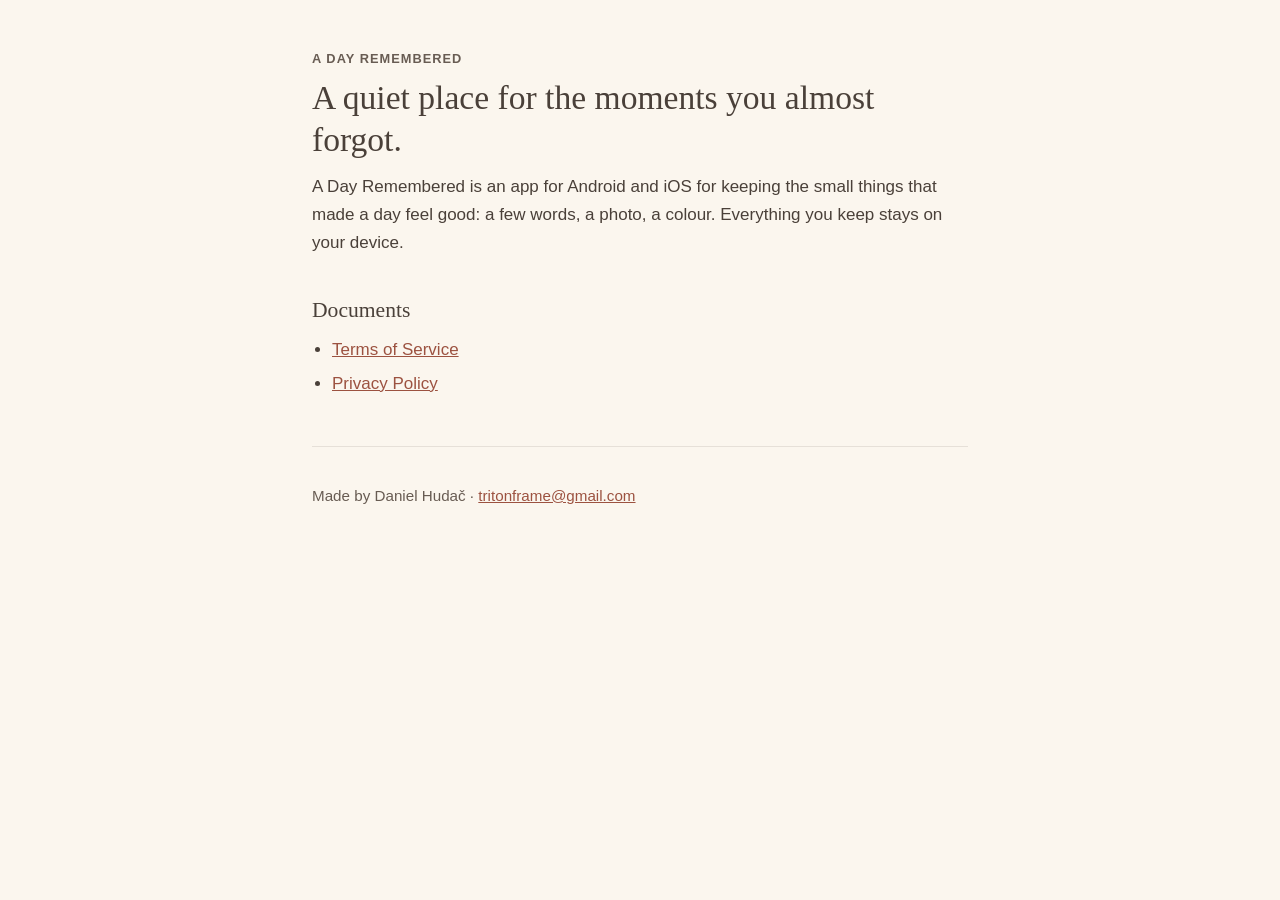
<file: index.html>
<!doctype html>
<html lang="en">
<head>
  <meta charset="utf-8">
  <meta name="viewport" content="width=device-width, initial-scale=1">
  <title>A Day Remembered</title>
  <meta name="description" content="A Day Remembered: a quiet place for the moments you almost forgot. Terms of Service and Privacy Policy.">
  <link rel="stylesheet" href="style.css">
</head>
<body>
<main>
  <p class="app">A Day Remembered</p>
  <h1>A quiet place for the moments you almost forgot.</h1>
  <p>A Day Remembered is an app for Android and iOS for keeping the small things that made a day feel good: a few words, a photo, a colour. Everything you keep stays on your device.</p>

  <h2>Documents</h2>
  <ul>
    <li><a href="terms.html">Terms of Service</a></li>
    <li><a href="privacy.html">Privacy Policy</a></li>
  </ul>

  <footer>
    <p>Made by Daniel Hudač · <a href="mailto:tritonframe@gmail.com">tritonframe@gmail.com</a></p>
  </footer>
</main>
</body>
</html>
</file>
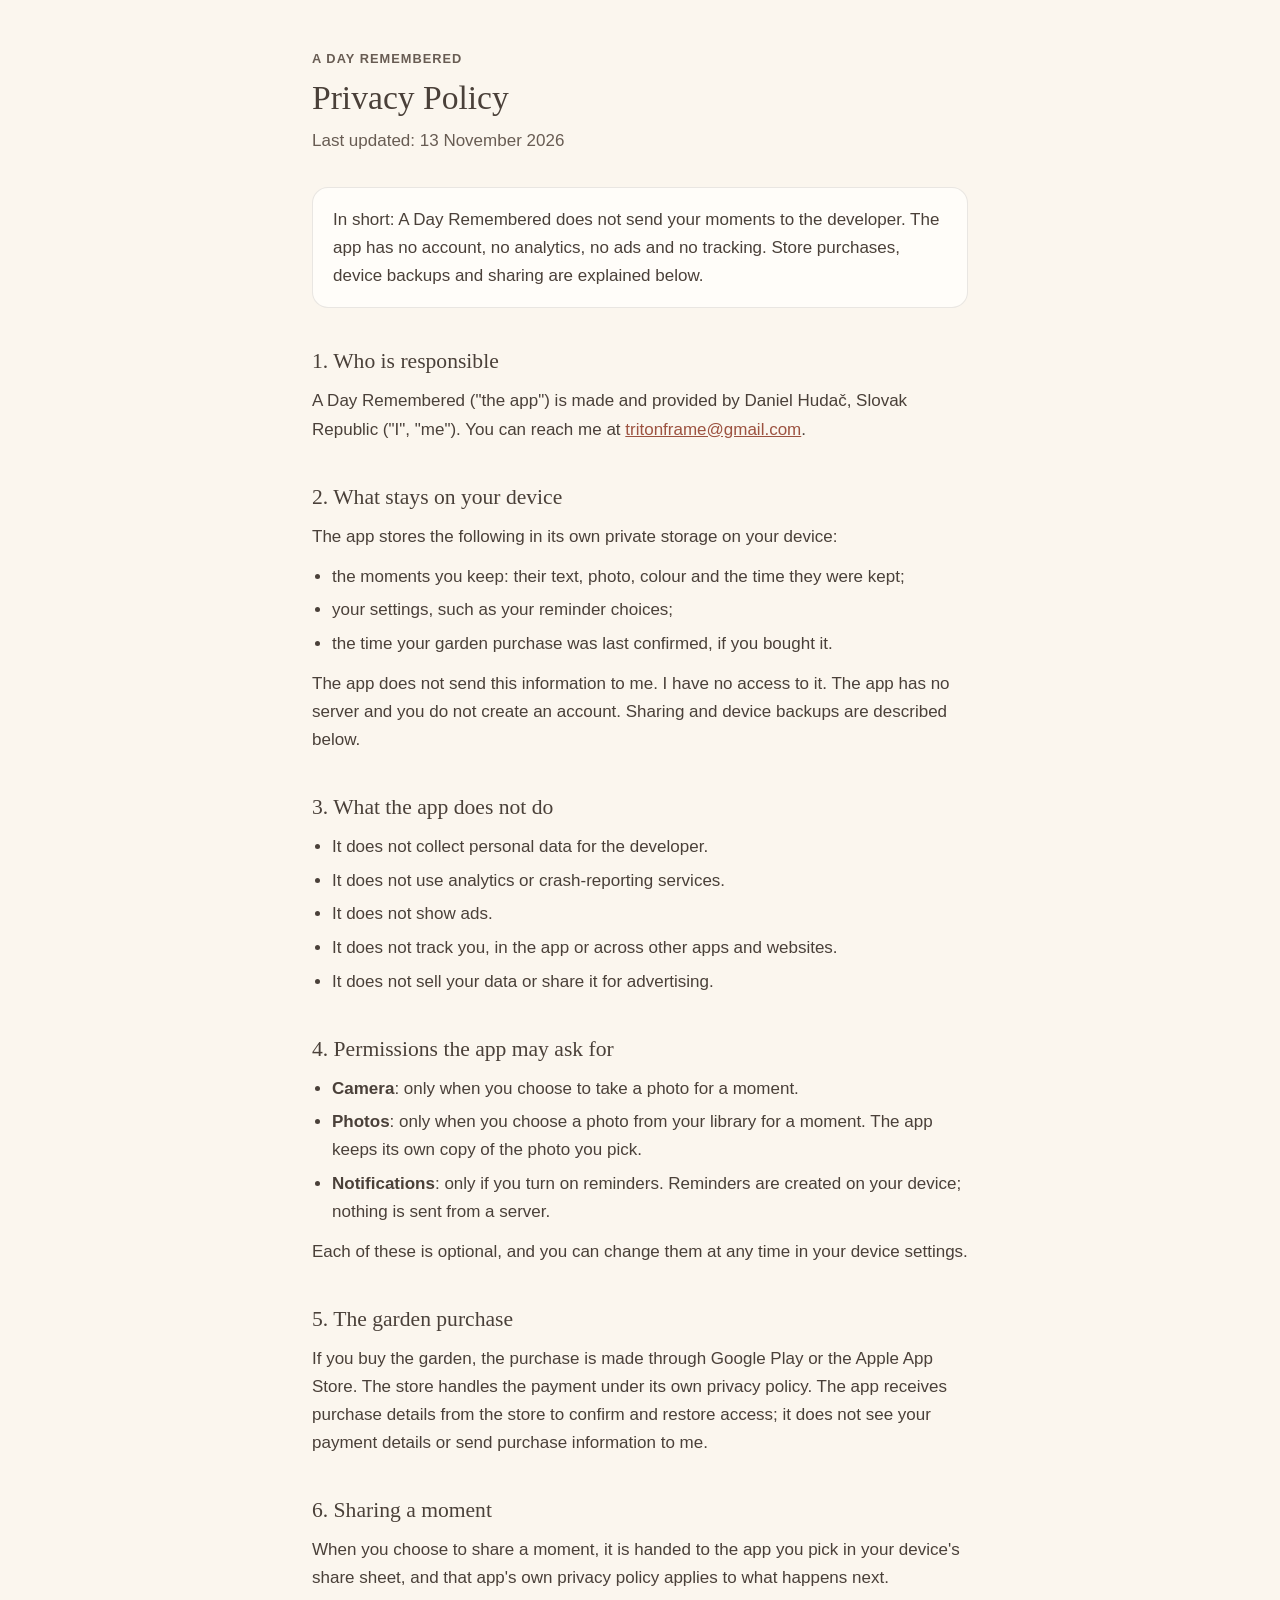
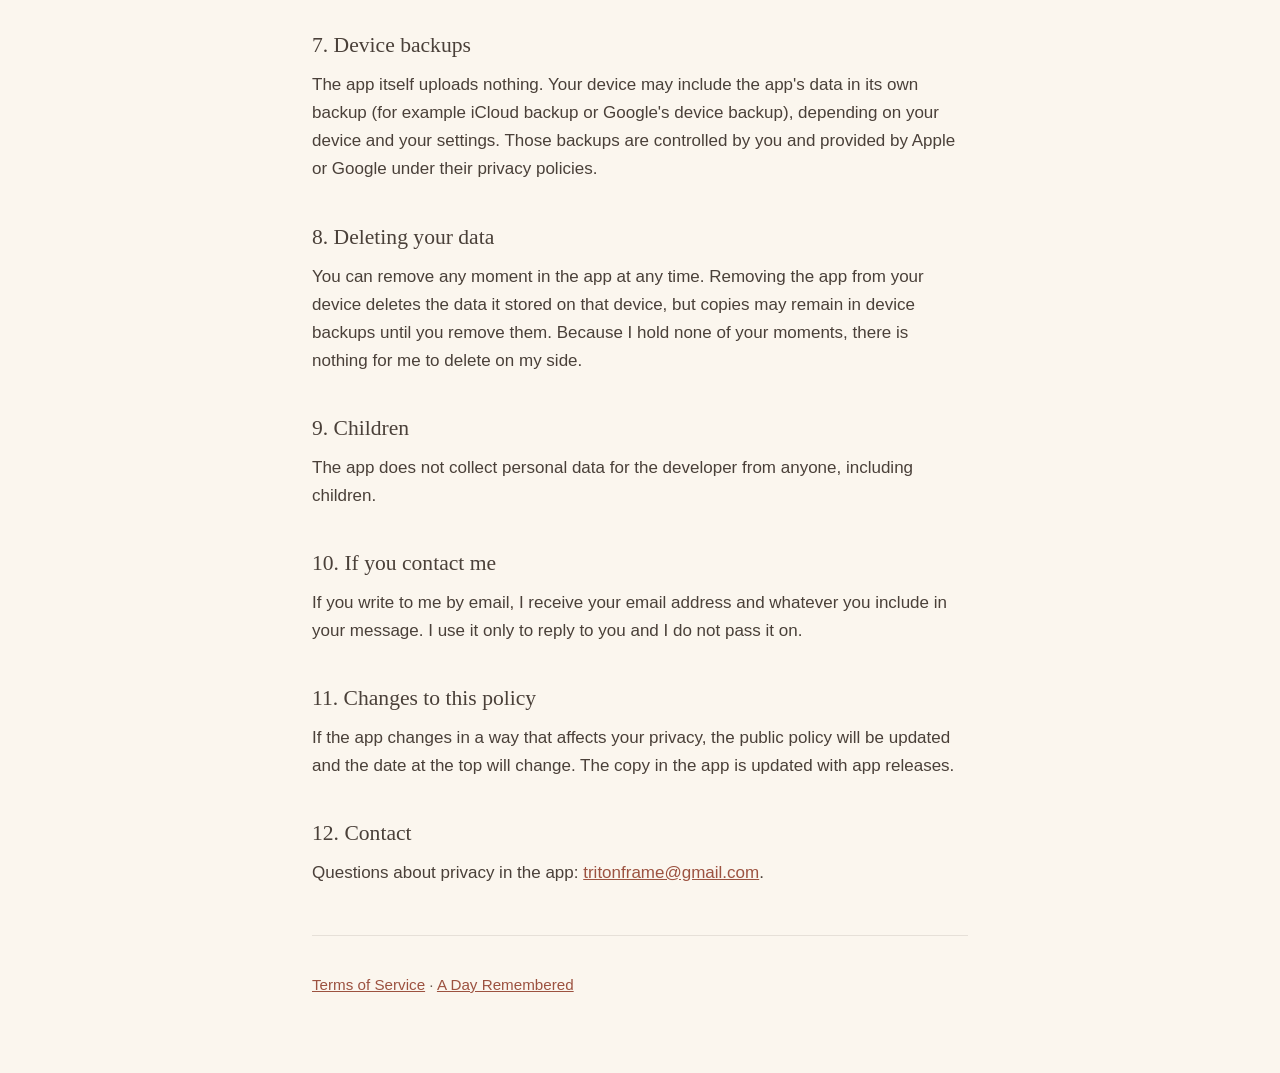
<file: privacy.html>
<!doctype html>
<html lang="en">
<head>
  <meta charset="utf-8">
  <meta name="viewport" content="width=device-width, initial-scale=1">
  <title>Privacy Policy – A Day Remembered</title>
  <meta name="description" content="Privacy Policy for the A Day Remembered app for Android and iOS.">
  <link rel="stylesheet" href="style.css">
</head>
<body>
<main>
  <p class="app">A Day Remembered</p>
  <h1>Privacy Policy</h1>
  <p class="updated">Last updated: 13 November 2026</p>

  <div class="summary">
    <p>In short: A Day Remembered does not send your moments to the developer. The app has no account, no analytics, no ads and no tracking. Store purchases, device backups and sharing are explained below.</p>
  </div>

  <h2>1. Who is responsible</h2>
  <p>A Day Remembered ("the app") is made and provided by Daniel Hudač, Slovak Republic ("I", "me"). You can reach me at <a href="mailto:tritonframe@gmail.com">tritonframe@gmail.com</a>.</p>

  <h2>2. What stays on your device</h2>
  <p>The app stores the following in its own private storage on your device:</p>
  <ul>
    <li>the moments you keep: their text, photo, colour and the time they were kept;</li>
    <li>your settings, such as your reminder choices;</li>
    <li>the time your garden purchase was last confirmed, if you bought it.</li>
  </ul>
  <p>The app does not send this information to me. I have no access to it. The app has no server and you do not create an account. Sharing and device backups are described below.</p>

  <h2>3. What the app does not do</h2>
  <ul>
    <li>It does not collect personal data for the developer.</li>
    <li>It does not use analytics or crash-reporting services.</li>
    <li>It does not show ads.</li>
    <li>It does not track you, in the app or across other apps and websites.</li>
    <li>It does not sell your data or share it for advertising.</li>
  </ul>

  <h2>4. Permissions the app may ask for</h2>
  <ul>
    <li><strong>Camera</strong>: only when you choose to take a photo for a moment.</li>
    <li><strong>Photos</strong>: only when you choose a photo from your library for a moment. The app keeps its own copy of the photo you pick.</li>
    <li><strong>Notifications</strong>: only if you turn on reminders. Reminders are created on your device; nothing is sent from a server.</li>
  </ul>
  <p>Each of these is optional, and you can change them at any time in your device settings.</p>

  <h2>5. The garden purchase</h2>
  <p>If you buy the garden, the purchase is made through Google Play or the Apple App Store. The store handles the payment under its own privacy policy. The app receives purchase details from the store to confirm and restore access; it does not see your payment details or send purchase information to me.</p>

  <h2>6. Sharing a moment</h2>
  <p>When you choose to share a moment, it is handed to the app you pick in your device's share sheet, and that app's own privacy policy applies to what happens next.</p>

  <h2>7. Device backups</h2>
  <p>The app itself uploads nothing. Your device may include the app's data in its own backup (for example iCloud backup or Google's device backup), depending on your device and your settings. Those backups are controlled by you and provided by Apple or Google under their privacy policies.</p>

  <h2>8. Deleting your data</h2>
  <p>You can remove any moment in the app at any time. Removing the app from your device deletes the data it stored on that device, but copies may remain in device backups until you remove them. Because I hold none of your moments, there is nothing for me to delete on my side.</p>

  <h2>9. Children</h2>
  <p>The app does not collect personal data for the developer from anyone, including children.</p>

  <h2>10. If you contact me</h2>
  <p>If you write to me by email, I receive your email address and whatever you include in your message. I use it only to reply to you and I do not pass it on.</p>

  <h2>11. Changes to this policy</h2>
  <p>If the app changes in a way that affects your privacy, the public policy will be updated and the date at the top will change. The copy in the app is updated with app releases.</p>

  <h2>12. Contact</h2>
  <p>Questions about privacy in the app: <a href="mailto:tritonframe@gmail.com">tritonframe@gmail.com</a>.</p>

  <footer>
    <p><a href="terms.html">Terms of Service</a> · <a href="./">A Day Remembered</a></p>
  </footer>
</main>
</body>
</html>
</file>
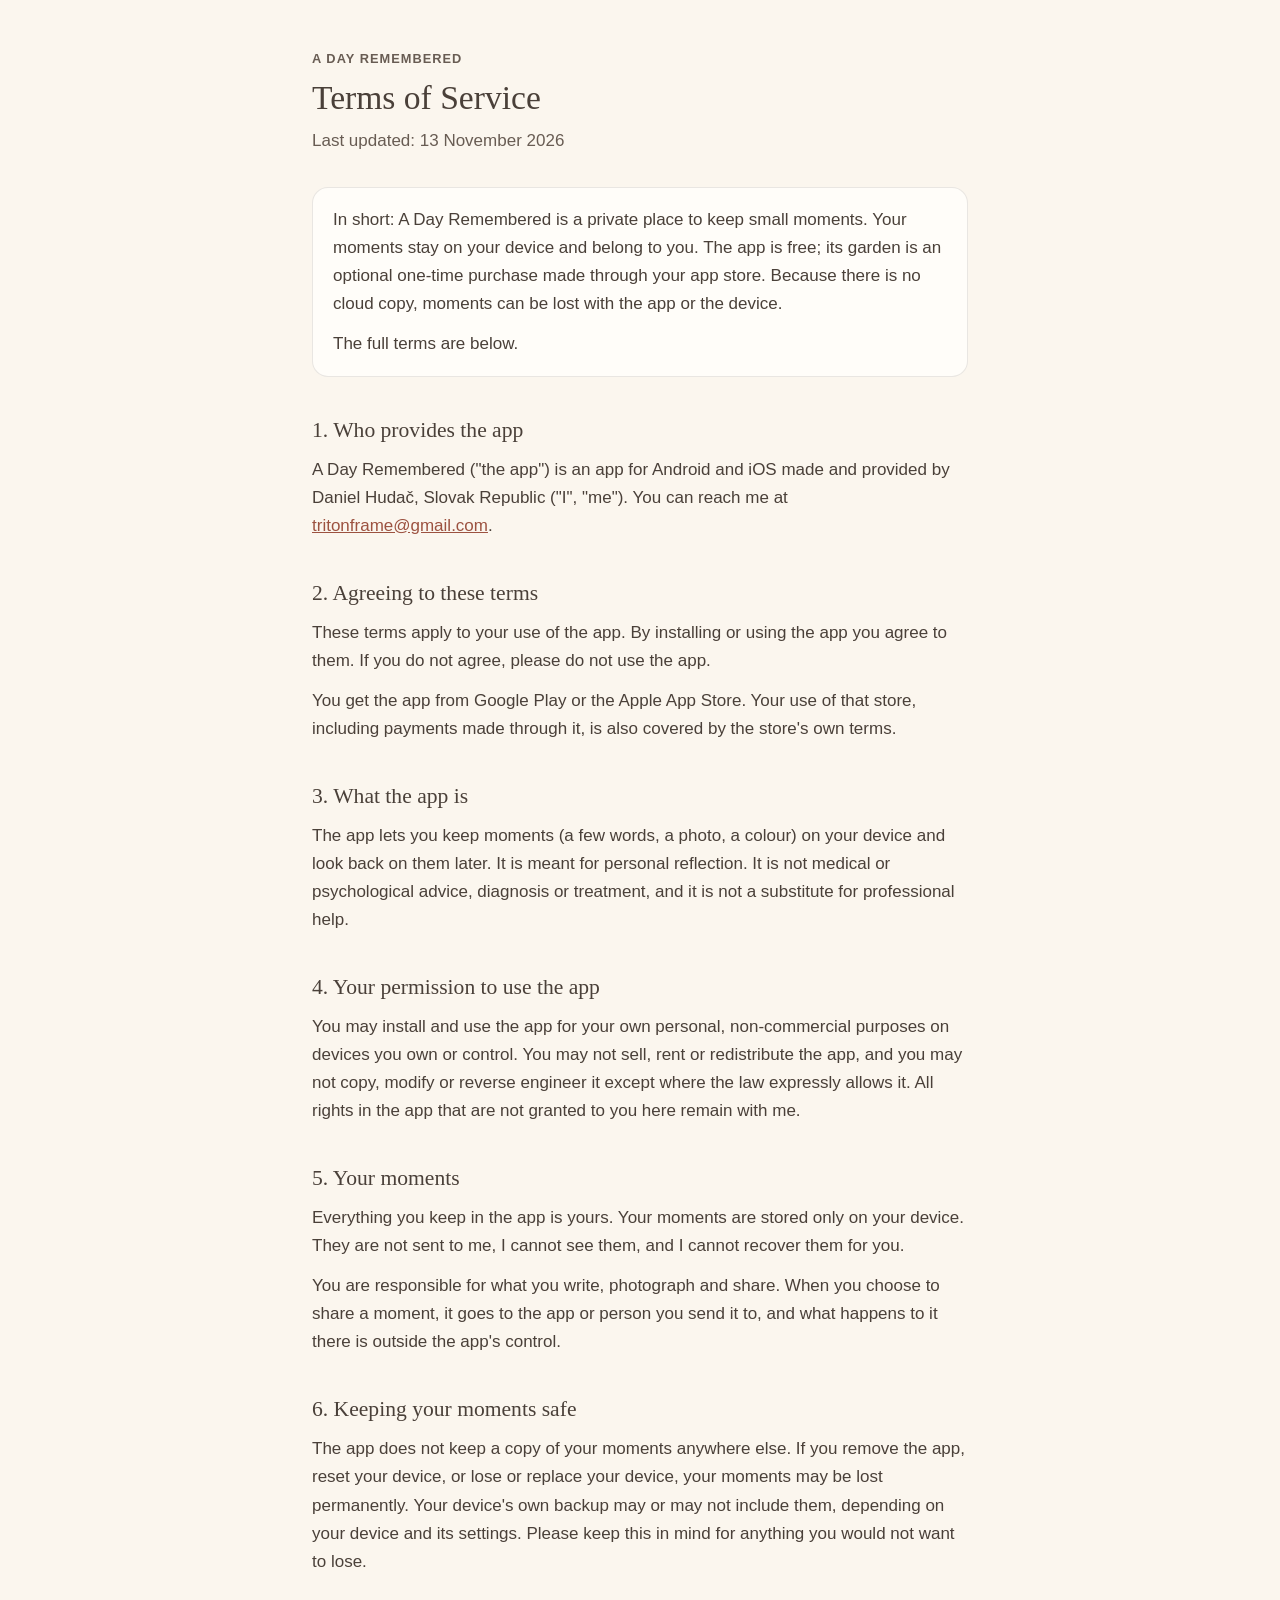
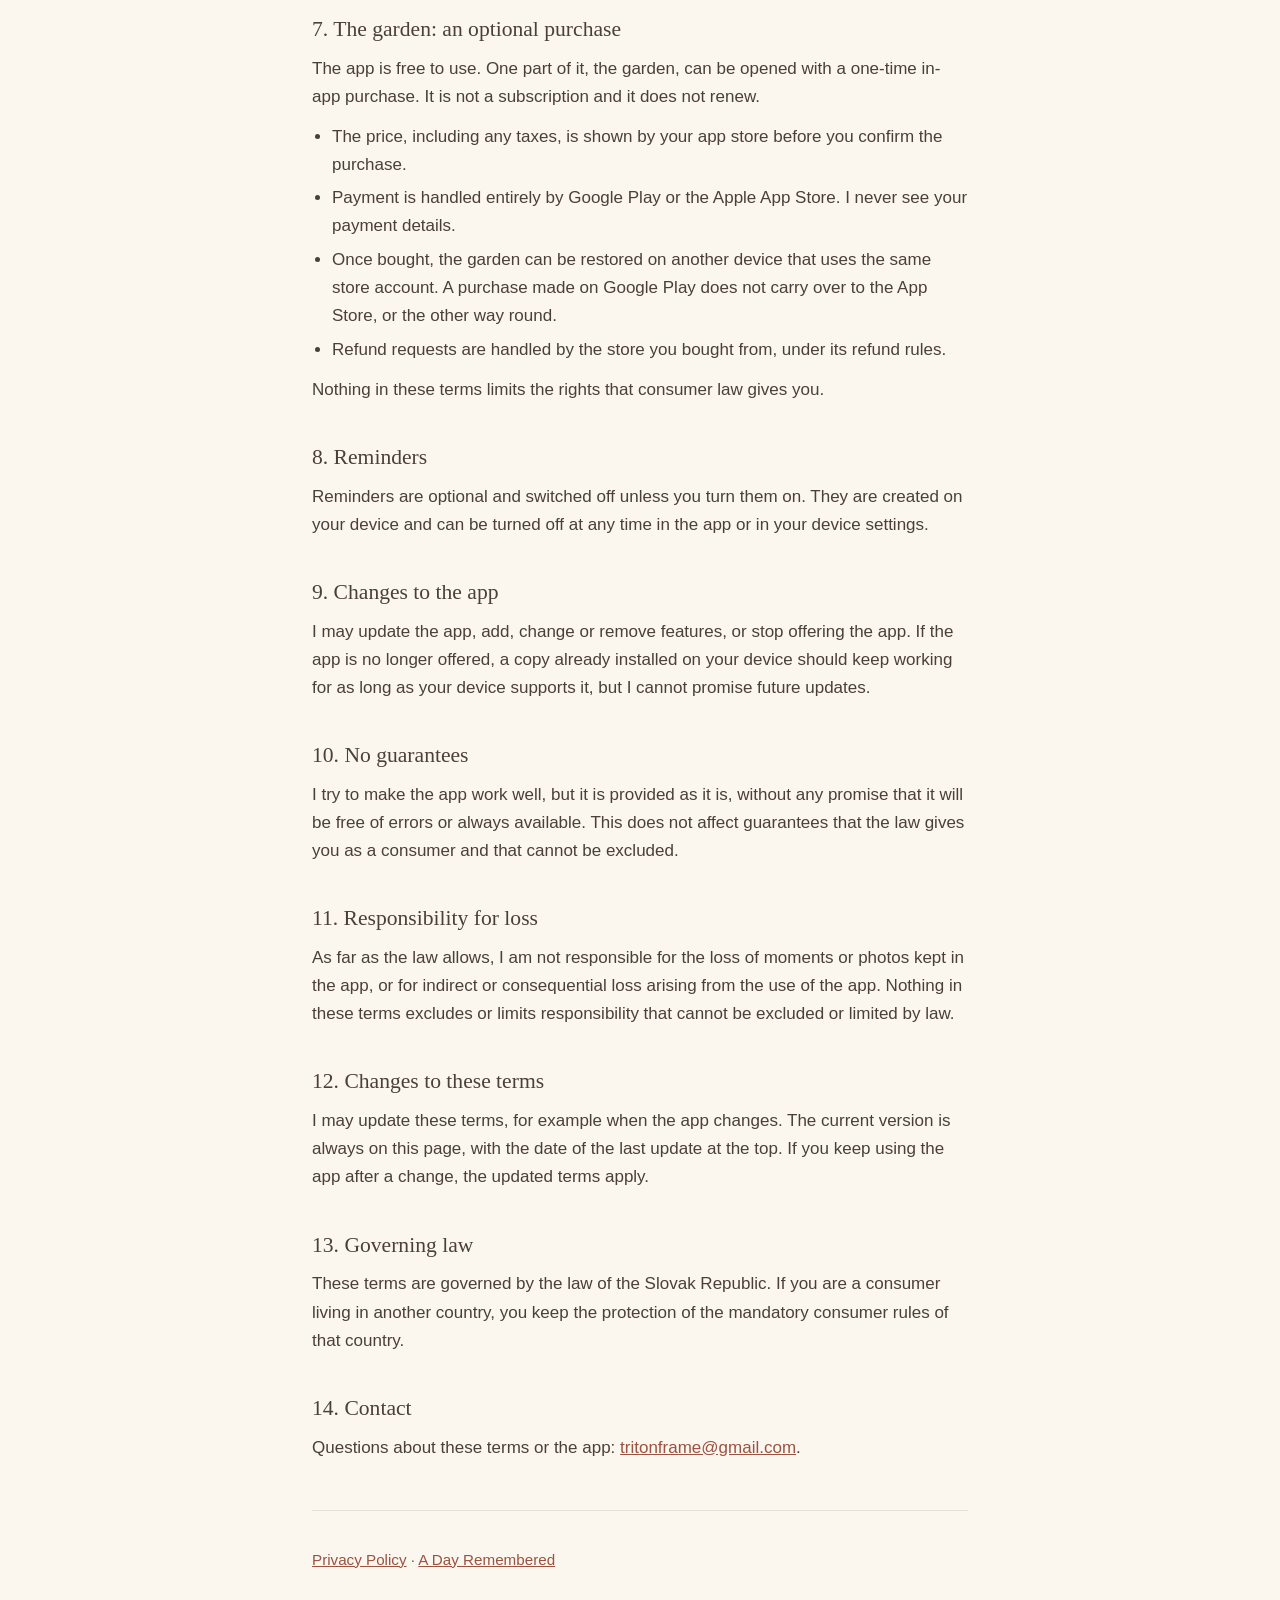
<file: terms.html>
<!doctype html>
<html lang="en">
<head>
  <meta charset="utf-8">
  <meta name="viewport" content="width=device-width, initial-scale=1">
  <title>Terms of Service – A Day Remembered</title>
  <meta name="description" content="Terms of Service for the A Day Remembered app for Android and iOS.">
  <link rel="stylesheet" href="style.css">
</head>
<body>
<main>
  <p class="app">A Day Remembered</p>
  <h1>Terms of Service</h1>
  <p class="updated">Last updated: 13 November 2026</p>

  <div class="summary">
    <p>In short: A Day Remembered is a private place to keep small moments. Your moments stay on your device and belong to you. The app is free; its garden is an optional one-time purchase made through your app store. Because there is no cloud copy, moments can be lost with the app or the device.</p>
    <p>The full terms are below.</p>
  </div>

  <h2>1. Who provides the app</h2>
  <p>A Day Remembered ("the app") is an app for Android and iOS made and provided by Daniel Hudač, Slovak Republic ("I", "me"). You can reach me at <a href="mailto:tritonframe@gmail.com">tritonframe@gmail.com</a>.</p>

  <h2>2. Agreeing to these terms</h2>
  <p>These terms apply to your use of the app. By installing or using the app you agree to them. If you do not agree, please do not use the app.</p>
  <p>You get the app from Google Play or the Apple App Store. Your use of that store, including payments made through it, is also covered by the store's own terms.</p>

  <h2>3. What the app is</h2>
  <p>The app lets you keep moments (a few words, a photo, a colour) on your device and look back on them later. It is meant for personal reflection. It is not medical or psychological advice, diagnosis or treatment, and it is not a substitute for professional help.</p>

  <h2>4. Your permission to use the app</h2>
  <p>You may install and use the app for your own personal, non-commercial purposes on devices you own or control. You may not sell, rent or redistribute the app, and you may not copy, modify or reverse engineer it except where the law expressly allows it. All rights in the app that are not granted to you here remain with me.</p>

  <h2>5. Your moments</h2>
  <p>Everything you keep in the app is yours. Your moments are stored only on your device. They are not sent to me, I cannot see them, and I cannot recover them for you.</p>
  <p>You are responsible for what you write, photograph and share. When you choose to share a moment, it goes to the app or person you send it to, and what happens to it there is outside the app's control.</p>

  <h2>6. Keeping your moments safe</h2>
  <p>The app does not keep a copy of your moments anywhere else. If you remove the app, reset your device, or lose or replace your device, your moments may be lost permanently. Your device's own backup may or may not include them, depending on your device and its settings. Please keep this in mind for anything you would not want to lose.</p>

  <h2>7. The garden: an optional purchase</h2>
  <p>The app is free to use. One part of it, the garden, can be opened with a one-time in-app purchase. It is not a subscription and it does not renew.</p>
  <ul>
    <li>The price, including any taxes, is shown by your app store before you confirm the purchase.</li>
    <li>Payment is handled entirely by Google Play or the Apple App Store. I never see your payment details.</li>
    <li>Once bought, the garden can be restored on another device that uses the same store account. A purchase made on Google Play does not carry over to the App Store, or the other way round.</li>
    <li>Refund requests are handled by the store you bought from, under its refund rules.</li>
  </ul>
  <p>Nothing in these terms limits the rights that consumer law gives you.</p>

  <h2>8. Reminders</h2>
  <p>Reminders are optional and switched off unless you turn them on. They are created on your device and can be turned off at any time in the app or in your device settings.</p>

  <h2>9. Changes to the app</h2>
  <p>I may update the app, add, change or remove features, or stop offering the app. If the app is no longer offered, a copy already installed on your device should keep working for as long as your device supports it, but I cannot promise future updates.</p>

  <h2>10. No guarantees</h2>
  <p>I try to make the app work well, but it is provided as it is, without any promise that it will be free of errors or always available. This does not affect guarantees that the law gives you as a consumer and that cannot be excluded.</p>

  <h2>11. Responsibility for loss</h2>
  <p>As far as the law allows, I am not responsible for the loss of moments or photos kept in the app, or for indirect or consequential loss arising from the use of the app. Nothing in these terms excludes or limits responsibility that cannot be excluded or limited by law.</p>

  <h2>12. Changes to these terms</h2>
  <p>I may update these terms, for example when the app changes. The current version is always on this page, with the date of the last update at the top. If you keep using the app after a change, the updated terms apply.</p>

  <h2>13. Governing law</h2>
  <p>These terms are governed by the law of the Slovak Republic. If you are a consumer living in another country, you keep the protection of the mandatory consumer rules of that country.</p>

  <h2>14. Contact</h2>
  <p>Questions about these terms or the app: <a href="mailto:tritonframe@gmail.com">tritonframe@gmail.com</a>.</p>

  <footer>
    <p><a href="privacy.html">Privacy Policy</a> · <a href="./">A Day Remembered</a></p>
  </footer>
</main>
</body>
</html>
</file>
<file: style.css>
:root {
  --bg: #FBF6EE;
  --surface: #FFFDF9;
  --text: #4A4039;
  --dim: #685C53;
  --link: #9C5240;
  --line: rgba(74, 64, 57, 0.12);
}

* {
  box-sizing: border-box;
}

body {
  margin: 0;
  background: var(--bg);
  color: var(--text);
  font-family: -apple-system, BlinkMacSystemFont, "Segoe UI", Roboto, Helvetica, Arial, sans-serif;
  font-size: 17px;
  line-height: 1.65;
}

main {
  max-width: 44rem;
  margin: 0 auto;
  padding: 3rem 1.5rem 4rem;
}

.app {
  margin: 0 0 0.5rem;
  font-size: 0.8rem;
  font-weight: 600;
  letter-spacing: 0.08em;
  text-transform: uppercase;
  color: var(--dim);
}

h1,
h2 {
  font-family: Georgia, "Times New Roman", serif;
  font-weight: normal;
  line-height: 1.25;
}

h1 {
  margin: 0 0 0.5rem;
  font-size: 2.1rem;
}

h2 {
  margin: 2.5rem 0 0.5rem;
  font-size: 1.35rem;
}

p,
ul {
  margin: 0.75rem 0;
}

ul {
  padding-left: 1.25rem;
}

li {
  margin: 0.35rem 0;
}

a {
  color: var(--link);
}

.updated {
  margin: 0 0 2rem;
  color: var(--dim);
}

.summary {
  margin: 0 0 1rem;
  padding: 1.1rem 1.25rem;
  background: var(--surface);
  border: 1px solid var(--line);
  border-radius: 16px;
}

.summary p:first-child {
  margin-top: 0;
}

.summary p:last-child {
  margin-bottom: 0;
}

footer {
  margin-top: 3rem;
  padding-top: 1.5rem;
  border-top: 1px solid var(--line);
  font-size: 0.95rem;
  color: var(--dim);
}
</file>
